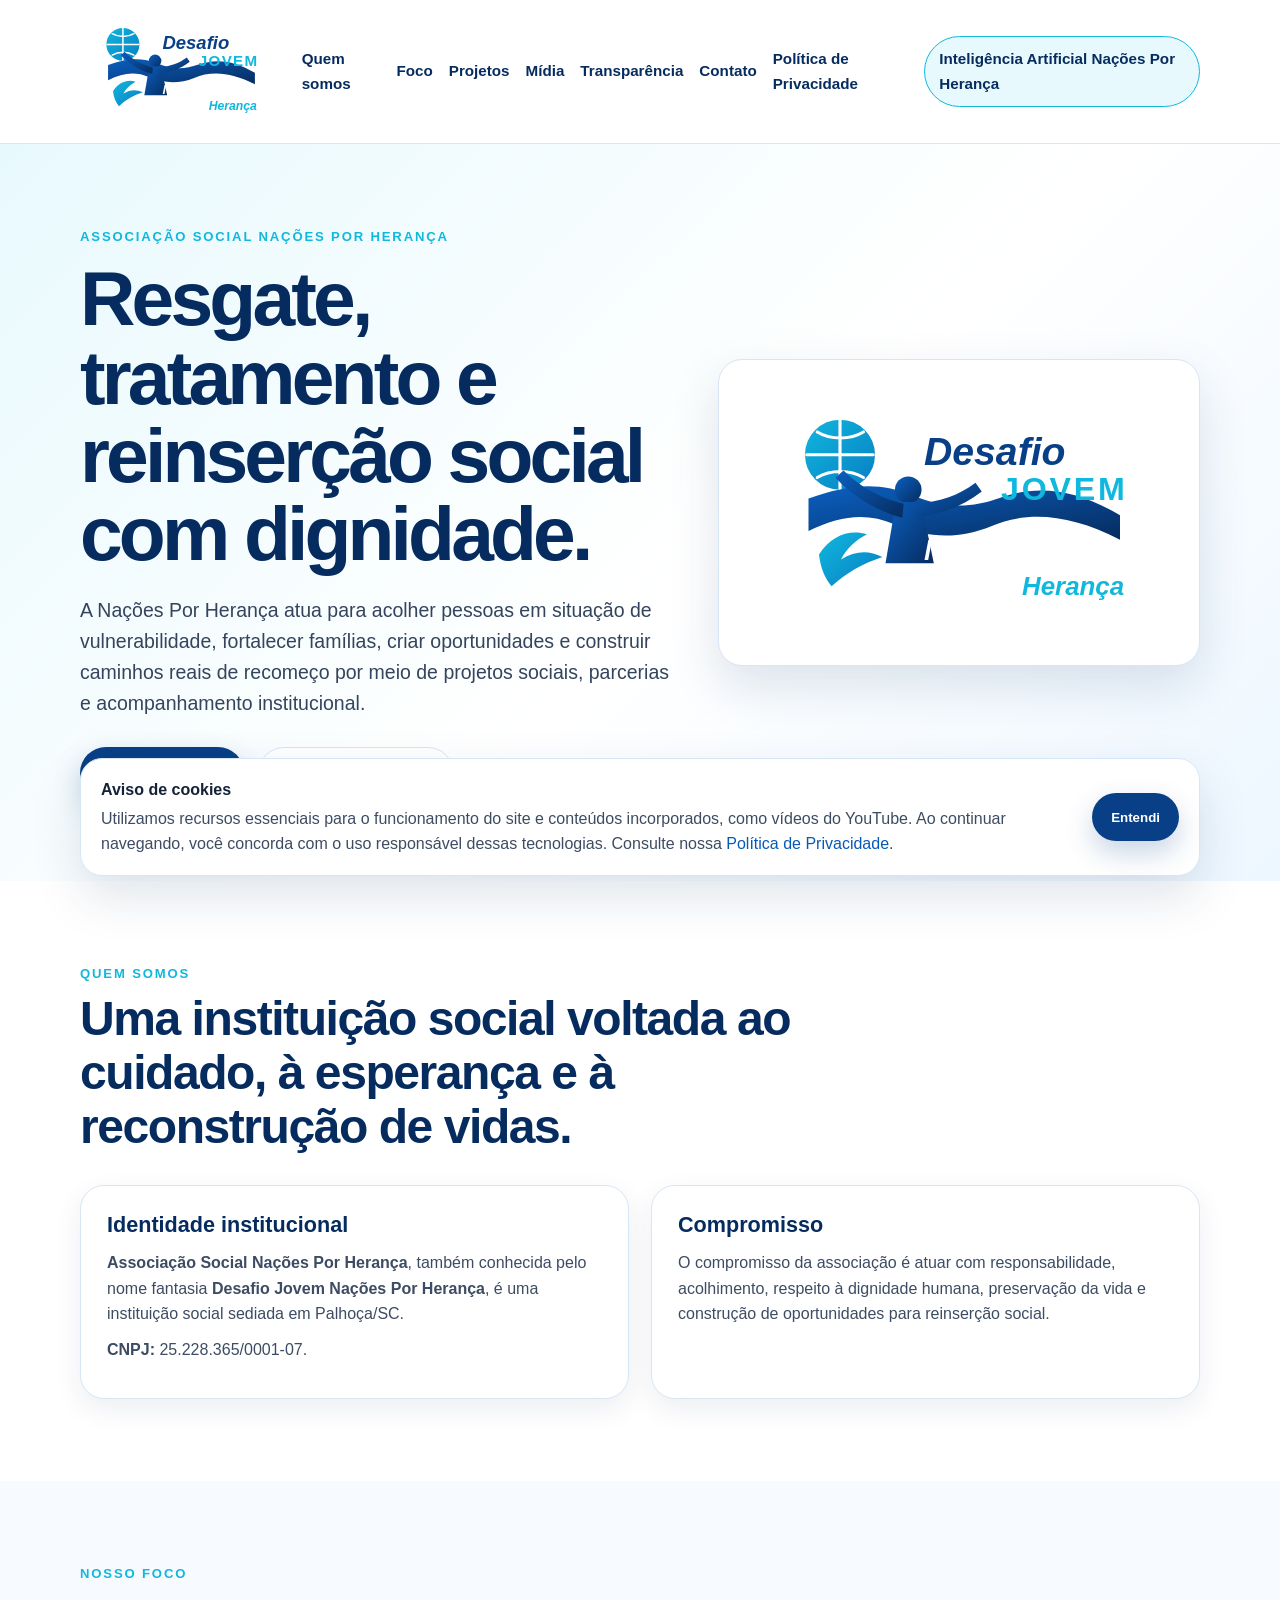
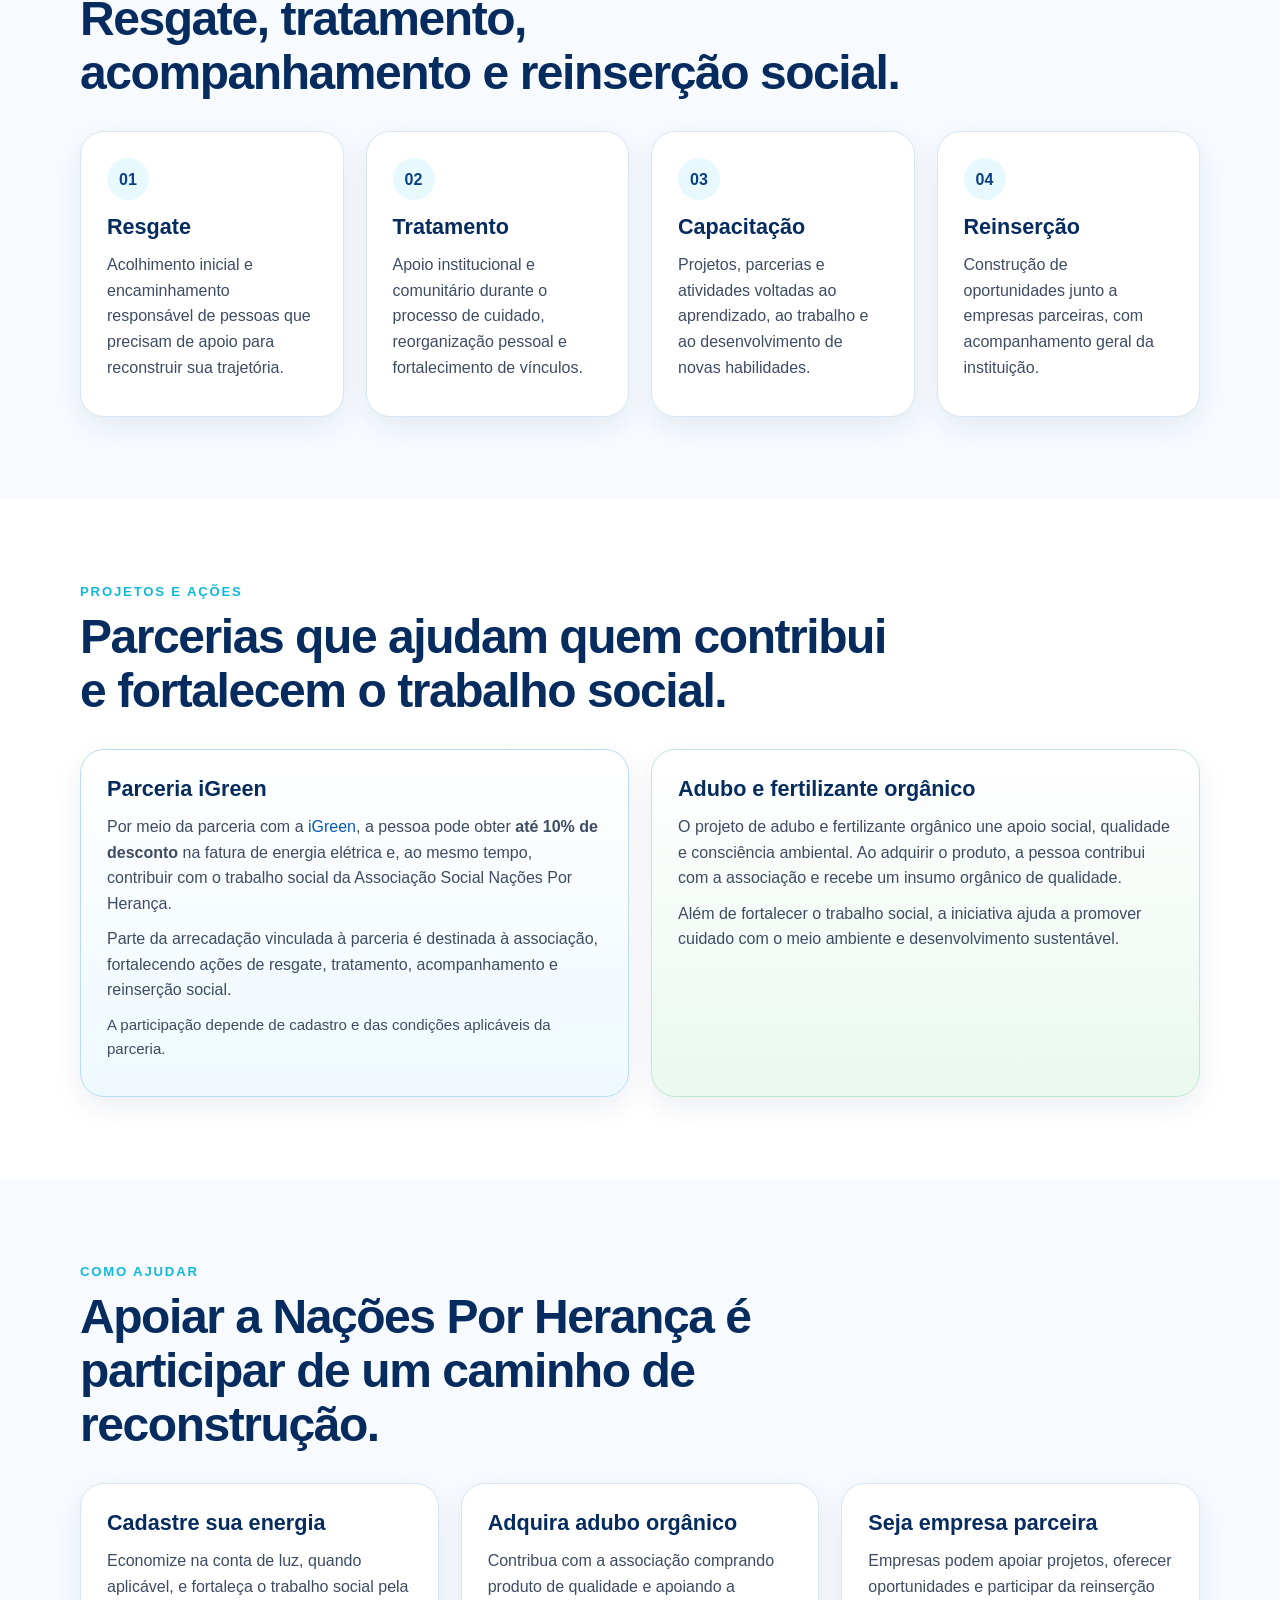
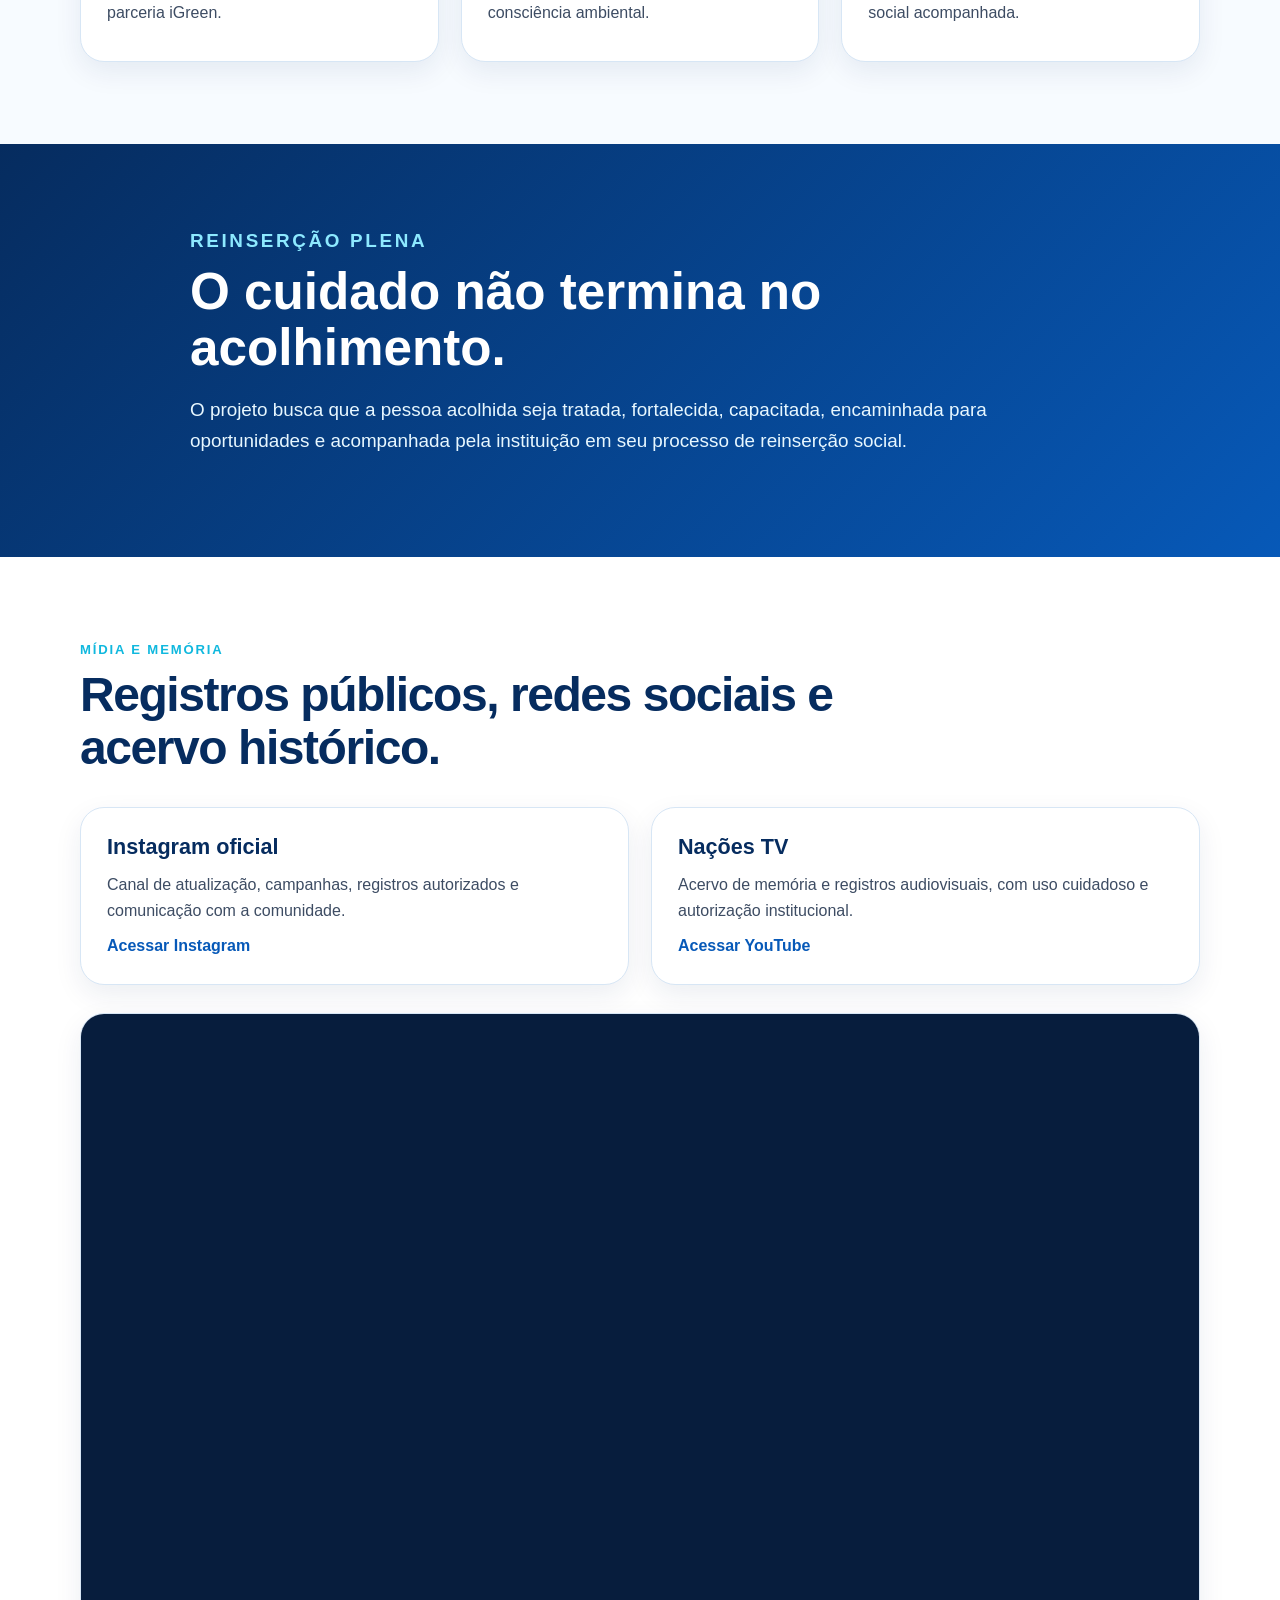
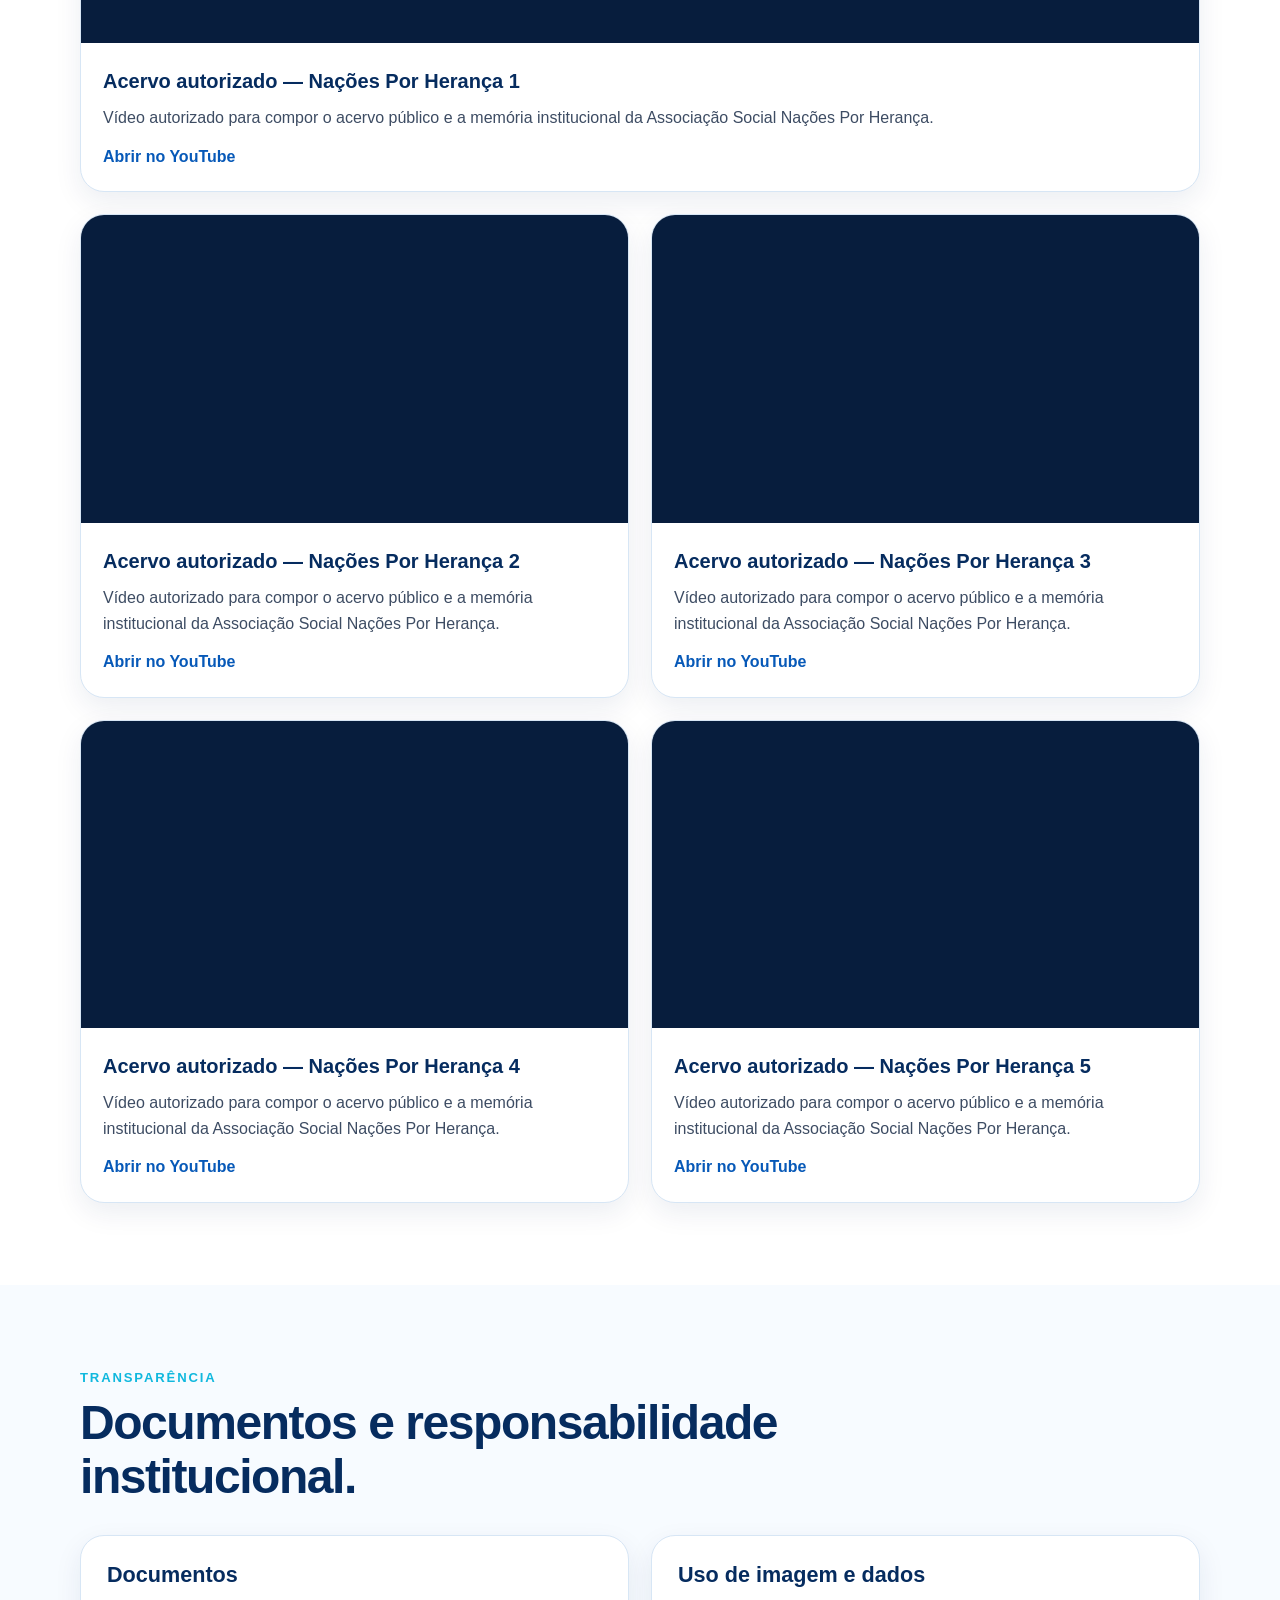
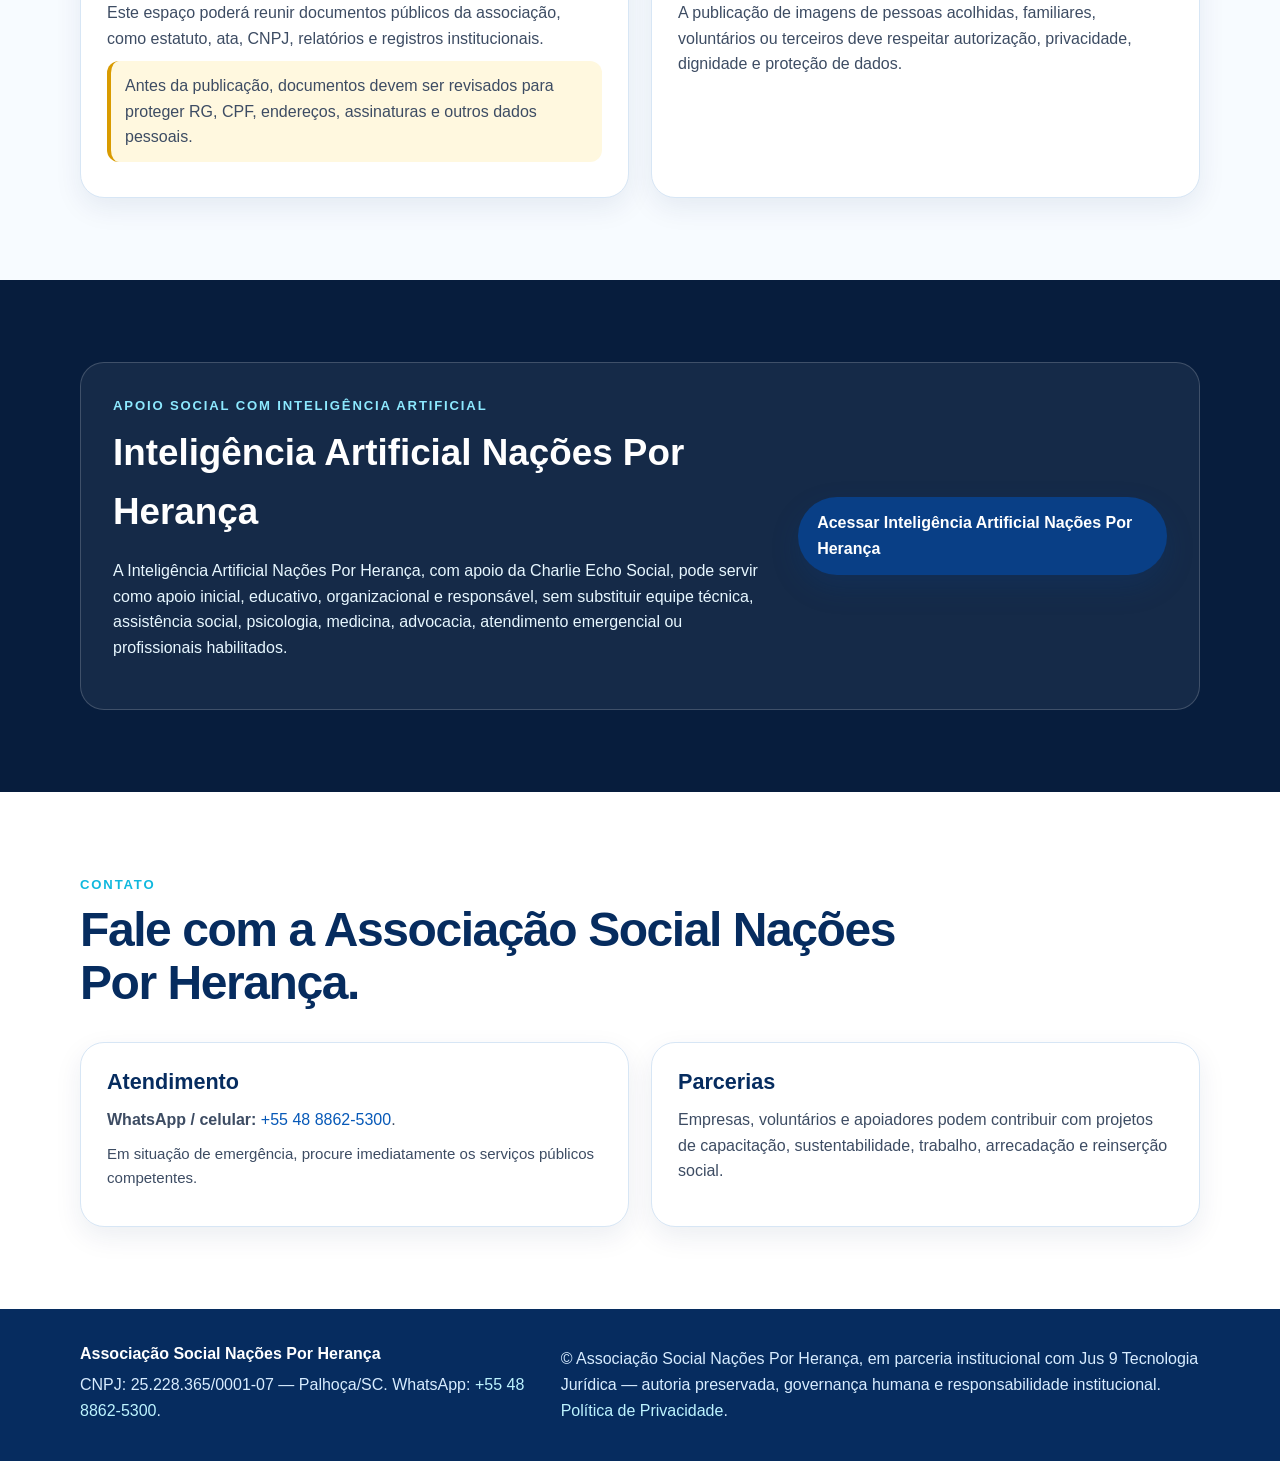
<file: index.html>
<!doctype html>
<html lang="pt-BR">
<head>
  <meta charset="utf-8" />
  <meta name="viewport" content="width=device-width, initial-scale=1" />
  <title>Associação Social Nações Por Herança</title>
  <meta name="description" content="Associação Social Nações Por Herança — resgate, tratamento, acompanhamento e reinserção social com dignidade." />
  <meta property="og:title" content="Associação Social Nações Por Herança" />
  <meta property="og:description" content="Resgate, tratamento, acompanhamento e reinserção social com dignidade." />
  <meta property="og:image" content="assets/img/logo-nacoes-por-heranca-oficial.svg" />
  <link rel="icon" type="image/svg+xml" href="assets/img/favicon.svg" />
  <link rel="stylesheet" href="assets/css/styles.css" />
  <link rel="manifest" href="manifest.webmanifest">
</head>
<body>
  <a class="skip-link" href="#conteudo">Pular para o conteúdo</a>
  <header class="site-header" id="topo">
    <div class="container header-inner">
      <a class="brand" href="#topo" aria-label="Início">
        <img src="assets/img/logo-nacoes-por-heranca-oficial.svg" alt="Desafio Jovem Nações Por Herança" />
      </a>
      <button class="menu-toggle" type="button" aria-expanded="false" aria-controls="menu">Menu</button>
      <nav id="menu" class="site-nav" aria-label="Menu principal">
        <a href="#quem-somos">Quem somos</a>
        <a href="#foco">Foco</a>
        <a href="#projetos">Projetos</a>
        <a href="#midia">Mídia</a>
        <a href="#transparencia">Transparência</a>
        <a href="#contato">Contato</a>
        <a href="politica-de-privacidade.html">Política de Privacidade</a>
        <a class="nav-cta" href="https://jus9verde.jus9tecnologia.com.br/charlie-echo-social#chat-social" target="_blank" rel="noopener">Inteligência Artificial Nações Por Herança</a>
      </nav>
    </div>
  </header>

  <main id="conteudo">
    <section class="hero section-pad">
      <div class="container hero-grid">
        <div class="hero-copy">
          <p class="kicker">Associação Social Nações Por Herança</p>
          <h1>Resgate, tratamento e reinserção social com dignidade.</h1>
          <p class="lead">A Nações Por Herança atua para acolher pessoas em situação de vulnerabilidade, fortalecer famílias, criar oportunidades e construir caminhos reais de recomeço por meio de projetos sociais, parcerias e acompanhamento institucional.</p>
          <div class="actions">
            <a class="btn primary" href="#como-ajudar">Quero contribuir</a>
            <a class="btn secondary" href="#projetos">Conheça os projetos</a>
          </div>
        </div>
        <div class="hero-logo card-media">
          <img src="assets/img/logo-nacoes-por-heranca-oficial.svg" alt="Logo oficial da Nações Por Herança" />
        </div>
      </div>
    </section>

    <section id="quem-somos" class="section-pad">
      <div class="container">
        <div class="section-title">
          <p class="kicker">Quem somos</p>
          <h2>Uma instituição social voltada ao cuidado, à esperança e à reconstrução de vidas.</h2>
        </div>
        <div class="cards two">
          <article class="card">
            <h3>Identidade institucional</h3>
            <p><strong>Associação Social Nações Por Herança</strong>, também conhecida pelo nome fantasia <strong>Desafio Jovem Nações Por Herança</strong>, é uma instituição social sediada em Palhoça/SC.</p>
            <p><strong>CNPJ:</strong> 25.228.365/0001-07.</p>
          </article>
          <article class="card">
            <h3>Compromisso</h3>
            <p>O compromisso da associação é atuar com responsabilidade, acolhimento, respeito à dignidade humana, preservação da vida e construção de oportunidades para reinserção social.</p>
          </article>
        </div>
      </div>
    </section>

    <section id="foco" class="section-pad section-soft">
      <div class="container">
        <div class="section-title">
          <p class="kicker">Nosso foco</p>
          <h2>Resgate, tratamento, acompanhamento e reinserção social.</h2>
        </div>
        <div class="cards four">
          <article class="mini-card"><span>01</span><h3>Resgate</h3><p>Acolhimento inicial e encaminhamento responsável de pessoas que precisam de apoio para reconstruir sua trajetória.</p></article>
          <article class="mini-card"><span>02</span><h3>Tratamento</h3><p>Apoio institucional e comunitário durante o processo de cuidado, reorganização pessoal e fortalecimento de vínculos.</p></article>
          <article class="mini-card"><span>03</span><h3>Capacitação</h3><p>Projetos, parcerias e atividades voltadas ao aprendizado, ao trabalho e ao desenvolvimento de novas habilidades.</p></article>
          <article class="mini-card"><span>04</span><h3>Reinserção</h3><p>Construção de oportunidades junto a empresas parceiras, com acompanhamento geral da instituição.</p></article>
        </div>
      </div>
    </section>

    <section id="projetos" class="section-pad">
      <div class="container">
        <div class="section-title">
          <p class="kicker">Projetos e ações</p>
          <h2>Parcerias que ajudam quem contribui e fortalecem o trabalho social.</h2>
        </div>
        <div class="cards two">
          <article class="card featured">
            <h3>Parceria iGreen</h3>
            <p>Por meio da parceria com a <a href="https://www.igreenenergy.com.br" target="_blank" rel="noopener">iGreen</a>, a pessoa pode obter <strong>até 10% de desconto</strong> na fatura de energia elétrica e, ao mesmo tempo, contribuir com o trabalho social da Associação Social Nações Por Herança.</p>
            <p>Parte da arrecadação vinculada à parceria é destinada à associação, fortalecendo ações de resgate, tratamento, acompanhamento e reinserção social.</p>
            <p class="note">A participação depende de cadastro e das condições aplicáveis da parceria.</p>
          </article>
          <article class="card green">
            <h3>Adubo e fertilizante orgânico</h3>
            <p>O projeto de adubo e fertilizante orgânico une apoio social, qualidade e consciência ambiental. Ao adquirir o produto, a pessoa contribui com a associação e recebe um insumo orgânico de qualidade.</p>
            <p>Além de fortalecer o trabalho social, a iniciativa ajuda a promover cuidado com o meio ambiente e desenvolvimento sustentável.</p>
          </article>
        </div>
      </div>
    </section>

    <section id="como-ajudar" class="section-pad section-soft">
      <div class="container">
        <div class="section-title">
          <p class="kicker">Como ajudar</p>
          <h2>Apoiar a Nações Por Herança é participar de um caminho de reconstrução.</h2>
        </div>
        <div class="cards three">
          <article class="mini-card"><h3>Cadastre sua energia</h3><p>Economize na conta de luz, quando aplicável, e fortaleça o trabalho social pela parceria iGreen.</p></article>
          <article class="mini-card"><h3>Adquira adubo orgânico</h3><p>Contribua com a associação comprando produto de qualidade e apoiando a consciência ambiental.</p></article>
          <article class="mini-card"><h3>Seja empresa parceira</h3><p>Empresas podem apoiar projetos, oferecer oportunidades e participar da reinserção social acompanhada.</p></article>
        </div>
      </div>
    </section>

    <section class="section-pad statement">
      <div class="container statement-box">
        <p class="kicker">Reinserção plena</p>
        <h2>O cuidado não termina no acolhimento.</h2>
        <p>O projeto busca que a pessoa acolhida seja tratada, fortalecida, capacitada, encaminhada para oportunidades e acompanhada pela instituição em seu processo de reinserção social.</p>
      </div>
    </section>

    <section id="midia" class="section-pad">
      <div class="container">
        <div class="section-title"><p class="kicker">Mídia e memória</p><h2>Registros públicos, redes sociais e acervo histórico.</h2></div>
        <div class="cards two">
          <article class="card"><h3>Instagram oficial</h3><p>Canal de atualização, campanhas, registros autorizados e comunicação com a comunidade.</p><a class="link" href="https://www.instagram.com/nacoes_heranca/" target="_blank" rel="noopener">Acessar Instagram</a></article>
          <article class="card"><h3>Nações TV</h3><p>Acervo de memória e registros audiovisuais, com uso cuidadoso e autorização institucional.</p><a class="link" href="https://www.youtube.com/@nacoestv3748" target="_blank" rel="noopener">Acessar YouTube</a></article>
        </div>
      </div>
    </section>

    <section id="transparencia" class="section-pad section-soft">
      <div class="container">
        <div class="section-title"><p class="kicker">Transparência</p><h2>Documentos e responsabilidade institucional.</h2></div>
        <div class="cards two">
          <article class="card"><h3>Documentos</h3><p>Este espaço poderá reunir documentos públicos da associação, como estatuto, ata, CNPJ, relatórios e registros institucionais.</p><p class="warning">Antes da publicação, documentos devem ser revisados para proteger RG, CPF, endereços, assinaturas e outros dados pessoais.</p></article>
          <article class="card"><h3>Uso de imagem e dados</h3><p>A publicação de imagens de pessoas acolhidas, familiares, voluntários ou terceiros deve respeitar autorização, privacidade, dignidade e proteção de dados.</p></article>
        </div>
      </div>
    </section>

    <section class="section-pad ai-section">
      <div class="container ai-box">
        <div>
          <p class="kicker">Apoio social com inteligência artificial</p>
          <h2>Inteligência Artificial Nações Por Herança</h2>
          <p>A Inteligência Artificial Nações Por Herança, com apoio da Charlie Echo Social, pode servir como apoio inicial, educativo, organizacional e responsável, sem substituir equipe técnica, assistência social, psicologia, medicina, advocacia, atendimento emergencial ou profissionais habilitados.</p>
        </div>
        <a class="btn primary" href="https://jus9verde.jus9tecnologia.com.br/charlie-echo-social#chat-social" target="_blank" rel="noopener">Acessar Inteligência Artificial Nações Por Herança</a>
      </div>
    </section>

    <section id="contato" class="section-pad">
      <div class="container">
        <div class="section-title"><p class="kicker">Contato</p><h2>Fale com a Associação Social Nações Por Herança.</h2></div>
        <div class="cards two">
          <article class="card"><h3>Atendimento</h3><p><strong>WhatsApp / celular:</strong> <a href="https://wa.me/554888625300" target="_blank" rel="noopener">+55 48 8862-5300</a>.</p><p class="note">Em situação de emergência, procure imediatamente os serviços públicos competentes.</p></article>
          <article class="card"><h3>Parcerias</h3><p>Empresas, voluntários e apoiadores podem contribuir com projetos de capacitação, sustentabilidade, trabalho, arrecadação e reinserção social.</p></article>
        </div>
      </div>
    </section>
  </main>

  <div class="cookie-banner" id="cookie-banner" role="dialog" aria-live="polite" aria-label="Aviso de cookies">
    <div>
      <strong>Aviso de cookies</strong>
      <p>Utilizamos recursos essenciais para o funcionamento do site e conteúdos incorporados, como vídeos do YouTube. Ao continuar navegando, você concorda com o uso responsável dessas tecnologias. Consulte nossa <a href="politica-de-privacidade.html">Política de Privacidade</a>.</p>
    </div>
    <button class="btn primary cookie-accept" type="button">Entendi</button>
  </div>

  <footer class="site-footer">
    <div class="container footer-inner">
      <div><strong>Associação Social Nações Por Herança</strong><p>CNPJ: 25.228.365/0001-07 — Palhoça/SC. WhatsApp: <a href="https://wa.me/554888625300" target="_blank" rel="noopener">+55 48 8862-5300</a>.</p></div>
      <p>© Associação Social Nações Por Herança, em parceria institucional com Jus 9 Tecnologia Jurídica — autoria preservada, governança humana e responsabilidade institucional. <a href="politica-de-privacidade.html">Política de Privacidade</a>.</p>
    </div>
  </footer>

  <script src="assets/js/main.js"></script>
</body>
</html>
</file>
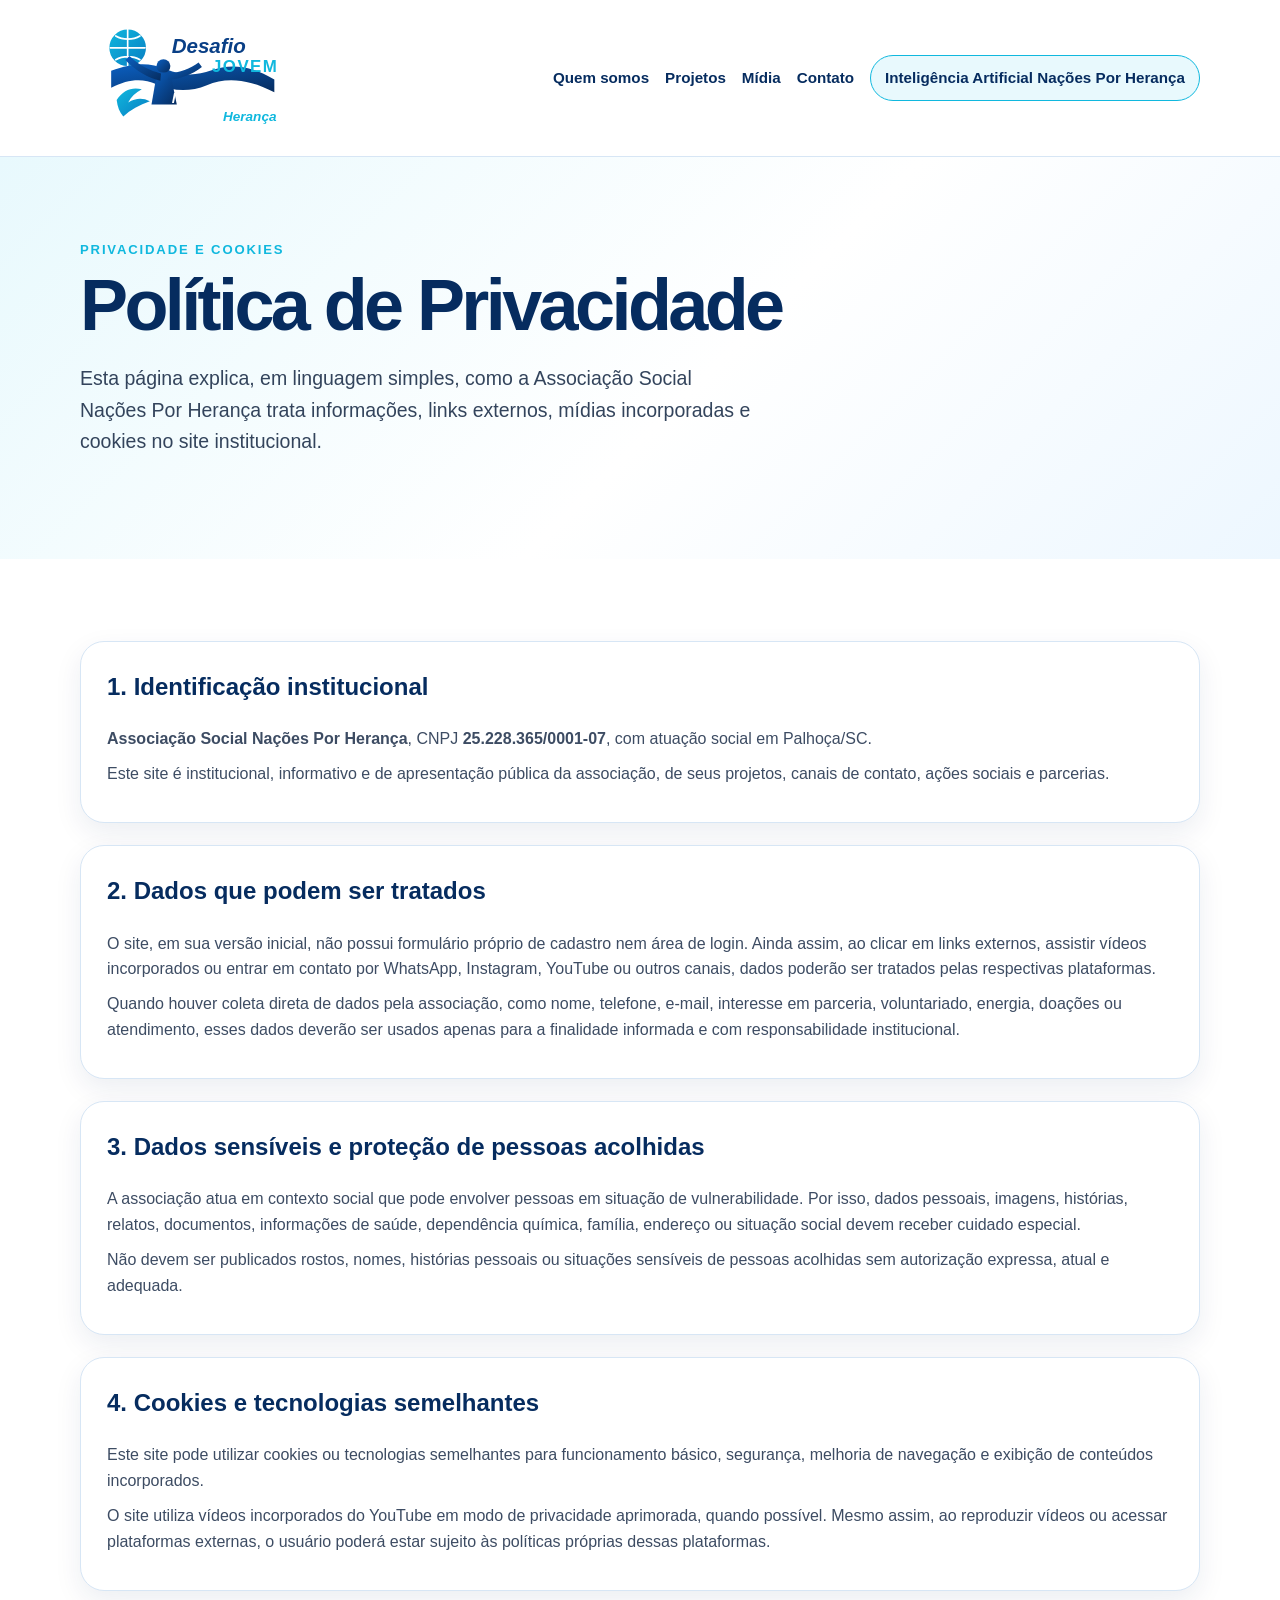
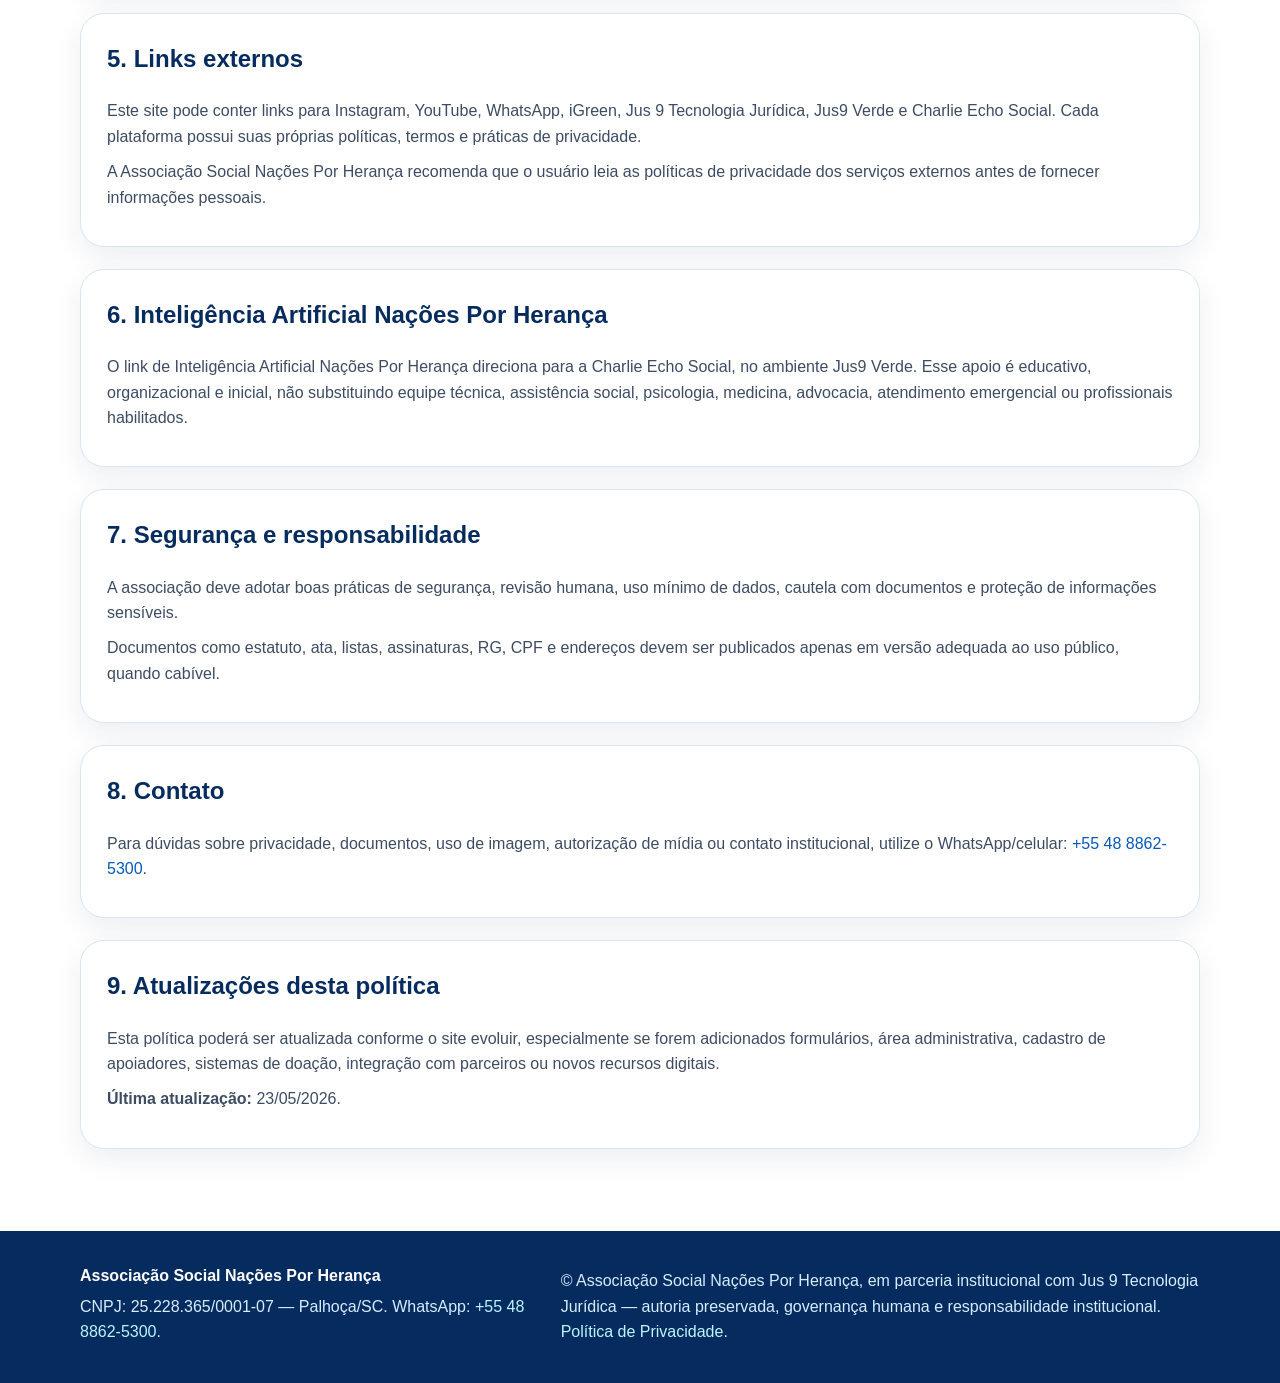
<file: politica-de-privacidade.html>
<!doctype html>
<html lang="pt-BR">
<head>
  <meta charset="utf-8" />
  <meta name="viewport" content="width=device-width, initial-scale=1" />
  <title>Política de Privacidade | Associação Social Nações Por Herança</title>
  <meta name="description" content="Política de Privacidade e Aviso de Cookies da Associação Social Nações Por Herança." />
  <link rel="icon" type="image/svg+xml" href="assets/img/favicon.svg" />
  <link rel="stylesheet" href="assets/css/styles.css" />
</head>
<body>
  <a class="skip-link" href="#conteudo">Pular para o conteúdo</a>
  <header class="site-header" id="topo">
    <div class="container header-inner">
      <a class="brand" href="index.html#topo" aria-label="Voltar ao início">
        <img src="assets/img/logo-nacoes-por-heranca-oficial.svg" alt="Desafio Jovem Nações Por Herança" />
      </a>
      <nav class="site-nav" aria-label="Menu principal">
        <a href="index.html#quem-somos">Quem somos</a>
        <a href="index.html#projetos">Projetos</a>
        <a href="index.html#midia">Mídia</a>
        <a href="index.html#contato">Contato</a>
        <a class="nav-cta" href="https://jus9verde.jus9tecnologia.com.br/charlie-echo-social#chat-social" target="_blank" rel="noopener">Inteligência Artificial Nações Por Herança</a>
      </nav>
    </div>
  </header>

  <main id="conteudo">
    <section class="section-pad hero privacy-hero">
      <div class="container">
        <p class="kicker">Privacidade e cookies</p>
        <h1>Política de Privacidade</h1>
        <p class="lead">Esta página explica, em linguagem simples, como a Associação Social Nações Por Herança trata informações, links externos, mídias incorporadas e cookies no site institucional.</p>
      </div>
    </section>

    <section class="section-pad">
      <div class="container privacy-content">
        <article class="card">
          <h2>1. Identificação institucional</h2>
          <p><strong>Associação Social Nações Por Herança</strong>, CNPJ <strong>25.228.365/0001-07</strong>, com atuação social em Palhoça/SC.</p>
          <p>Este site é institucional, informativo e de apresentação pública da associação, de seus projetos, canais de contato, ações sociais e parcerias.</p>
        </article>

        <article class="card">
          <h2>2. Dados que podem ser tratados</h2>
          <p>O site, em sua versão inicial, não possui formulário próprio de cadastro nem área de login. Ainda assim, ao clicar em links externos, assistir vídeos incorporados ou entrar em contato por WhatsApp, Instagram, YouTube ou outros canais, dados poderão ser tratados pelas respectivas plataformas.</p>
          <p>Quando houver coleta direta de dados pela associação, como nome, telefone, e-mail, interesse em parceria, voluntariado, energia, doações ou atendimento, esses dados deverão ser usados apenas para a finalidade informada e com responsabilidade institucional.</p>
        </article>

        <article class="card">
          <h2>3. Dados sensíveis e proteção de pessoas acolhidas</h2>
          <p>A associação atua em contexto social que pode envolver pessoas em situação de vulnerabilidade. Por isso, dados pessoais, imagens, histórias, relatos, documentos, informações de saúde, dependência química, família, endereço ou situação social devem receber cuidado especial.</p>
          <p>Não devem ser publicados rostos, nomes, histórias pessoais ou situações sensíveis de pessoas acolhidas sem autorização expressa, atual e adequada.</p>
        </article>

        <article class="card">
          <h2>4. Cookies e tecnologias semelhantes</h2>
          <p>Este site pode utilizar cookies ou tecnologias semelhantes para funcionamento básico, segurança, melhoria de navegação e exibição de conteúdos incorporados.</p>
          <p>O site utiliza vídeos incorporados do YouTube em modo de privacidade aprimorada, quando possível. Mesmo assim, ao reproduzir vídeos ou acessar plataformas externas, o usuário poderá estar sujeito às políticas próprias dessas plataformas.</p>
        </article>

        <article class="card">
          <h2>5. Links externos</h2>
          <p>Este site pode conter links para Instagram, YouTube, WhatsApp, iGreen, Jus 9 Tecnologia Jurídica, Jus9 Verde e Charlie Echo Social. Cada plataforma possui suas próprias políticas, termos e práticas de privacidade.</p>
          <p>A Associação Social Nações Por Herança recomenda que o usuário leia as políticas de privacidade dos serviços externos antes de fornecer informações pessoais.</p>
        </article>

        <article class="card">
          <h2>6. Inteligência Artificial Nações Por Herança</h2>
          <p>O link de Inteligência Artificial Nações Por Herança direciona para a Charlie Echo Social, no ambiente Jus9 Verde. Esse apoio é educativo, organizacional e inicial, não substituindo equipe técnica, assistência social, psicologia, medicina, advocacia, atendimento emergencial ou profissionais habilitados.</p>
        </article>

        <article class="card">
          <h2>7. Segurança e responsabilidade</h2>
          <p>A associação deve adotar boas práticas de segurança, revisão humana, uso mínimo de dados, cautela com documentos e proteção de informações sensíveis.</p>
          <p>Documentos como estatuto, ata, listas, assinaturas, RG, CPF e endereços devem ser publicados apenas em versão adequada ao uso público, quando cabível.</p>
        </article>

        <article class="card">
          <h2>8. Contato</h2>
          <p>Para dúvidas sobre privacidade, documentos, uso de imagem, autorização de mídia ou contato institucional, utilize o WhatsApp/celular: <a href="https://wa.me/554888625300" target="_blank" rel="noopener">+55 48 8862-5300</a>.</p>
        </article>

        <article class="card">
          <h2>9. Atualizações desta política</h2>
          <p>Esta política poderá ser atualizada conforme o site evoluir, especialmente se forem adicionados formulários, área administrativa, cadastro de apoiadores, sistemas de doação, integração com parceiros ou novos recursos digitais.</p>
          <p><strong>Última atualização:</strong> 23/05/2026.</p>
        </article>
      </div>
    </section>
  </main>

  <footer class="site-footer">
    <div class="container footer-inner">
      <div><strong>Associação Social Nações Por Herança</strong><p>CNPJ: 25.228.365/0001-07 — Palhoça/SC. WhatsApp: <a href="https://wa.me/554888625300" target="_blank" rel="noopener">+55 48 8862-5300</a>.</p></div>
      <p>© Associação Social Nações Por Herança, em parceria institucional com Jus 9 Tecnologia Jurídica — autoria preservada, governança humana e responsabilidade institucional. <a href="politica-de-privacidade.html">Política de Privacidade</a>.</p>
    </div>
  </footer>
</body>
</html>
</file>
<file: assets/css/styles.css>
:root{
  --blue-950:#062c5f;
  --blue-900:#093f86;
  --blue-700:#0759b8;
  --cyan-500:#10b8de;
  --cyan-100:#e8f9fd;
  --green-600:#268f5a;
  --green-100:#eaf8ef;
  --ink:#152238;
  --muted:#627089;
  --line:#d7e6f5;
  --bg:#f7fbff;
  --white:#fff;
  --shadow:0 20px 50px rgba(6,44,95,.13);
  --radius:24px;
}
*{box-sizing:border-box}
html{scroll-behavior:smooth}
body{margin:0;font-family:Inter,Segoe UI,Roboto,Arial,sans-serif;color:var(--ink);background:var(--white);line-height:1.6}
a{color:var(--blue-700);text-decoration:none}
a:hover{text-decoration:underline}
img{max-width:100%;display:block}
.container{width:min(1120px,calc(100% - 32px));margin-inline:auto}
.skip-link{position:absolute;left:-999px;top:8px;background:var(--blue-950);color:white;padding:8px 12px;border-radius:8px;z-index:99}.skip-link:focus{left:8px}
.site-header{position:sticky;top:0;z-index:50;background:rgba(255,255,255,.93);backdrop-filter:blur(14px);border-bottom:1px solid var(--line)}
.header-inner{display:flex;align-items:center;justify-content:space-between;gap:24px;padding:14px 0}
.brand img{width:220px;height:auto}.site-nav{display:flex;align-items:center;gap:16px;font-size:.95rem;font-weight:700}.site-nav a{color:var(--blue-950)}.nav-cta{background:var(--cyan-100);border:1px solid var(--cyan-500);padding:10px 14px;border-radius:999px}.menu-toggle{display:none;border:1px solid var(--line);border-radius:12px;background:white;color:var(--blue-950);padding:10px 14px;font-weight:800}
.section-pad{padding:82px 0}.hero{background:linear-gradient(135deg,var(--cyan-100),#fff 55%,#edf7ff)}.hero-grid{display:grid;grid-template-columns:1.1fr .9fr;gap:48px;align-items:center}.hero h1{font-size:clamp(2.4rem,6vw,5rem);line-height:1.02;margin:12px 0 22px;color:var(--blue-950);letter-spacing:-.05em}.lead{font-size:1.22rem;color:#33445c;max-width:680px}.kicker{text-transform:uppercase;letter-spacing:.14em;color:var(--cyan-500);font-weight:900;font-size:.82rem;margin:0 0 8px}.actions{display:flex;gap:14px;flex-wrap:wrap;margin-top:28px}.btn{display:inline-flex;align-items:center;justify-content:center;min-height:48px;padding:12px 18px;border-radius:999px;font-weight:900;border:1px solid transparent}.btn.primary{background:var(--blue-900);color:white;box-shadow:0 12px 28px rgba(9,63,134,.22)}.btn.secondary{background:white;color:var(--blue-950);border-color:var(--line)}.hero-logo{background:white;padding:30px;border-radius:var(--radius);box-shadow:var(--shadow);border:1px solid var(--line)}
.section-title{max-width:820px;margin-bottom:32px}.section-title h2{font-size:clamp(1.8rem,4vw,3rem);line-height:1.12;margin:0;color:var(--blue-950);letter-spacing:-.03em}.section-soft{background:var(--bg)}
.cards{display:grid;gap:22px}.cards.two{grid-template-columns:repeat(2,minmax(0,1fr))}.cards.three{grid-template-columns:repeat(3,minmax(0,1fr))}.cards.four{grid-template-columns:repeat(4,minmax(0,1fr))}.card,.mini-card{background:white;border:1px solid var(--line);border-radius:var(--radius);box-shadow:0 10px 28px rgba(6,44,95,.08);padding:26px}.card h3,.mini-card h3{color:var(--blue-950);font-size:1.35rem;line-height:1.2;margin:0 0 12px}.card p,.mini-card p{margin:.6rem 0;color:#3d4c63}.mini-card span{display:inline-flex;width:42px;height:42px;align-items:center;justify-content:center;border-radius:50%;background:var(--cyan-100);color:var(--blue-900);font-weight:900;margin-bottom:14px}.featured{border-color:#b8def6;background:linear-gradient(180deg,#fff,#eef9ff)}.green{border-color:#bfe8d2;background:linear-gradient(180deg,#fff,var(--green-100))}.note{font-size:.94rem;color:var(--muted)}.warning{background:#fff8df;border-left:4px solid #d99b00;padding:12px 14px;border-radius:12px}.link{font-weight:900}.statement{background:linear-gradient(135deg,var(--blue-950),var(--blue-700));color:white}.statement-box{max-width:900px}.statement .kicker{color:#8de9ff}.statement h2{font-size:clamp(2rem,4vw,3.6rem);line-height:1.1;margin:0 0 16px}.statement p{font-size:1.18rem;color:#e7f7ff}.ai-section{background:#071d3d;color:white}.ai-box{display:flex;gap:28px;align-items:center;justify-content:space-between;background:rgba(255,255,255,.06);border:1px solid rgba(255,255,255,.18);border-radius:var(--radius);padding:32px}.ai-box h2{font-size:2.3rem;margin:0 0 12px}.ai-box p{max-width:760px;color:#e7f7ff}.ai-box .kicker{color:#8de9ff}.site-footer{background:var(--blue-950);color:white;padding:32px 0}.footer-inner{display:grid;grid-template-columns:1fr 1.4fr;gap:24px;align-items:start}.site-footer p{margin:.35rem 0;color:#d7ecff}.site-footer a{color:#bdf4ff}
.video-gallery{display:grid;grid-template-columns:repeat(2,minmax(0,1fr));gap:22px;margin-top:28px}.video-card{background:white;border:1px solid var(--line);border-radius:var(--radius);box-shadow:0 10px 28px rgba(6,44,95,.08);overflow:hidden}.video-card-featured{grid-column:1/-1}.video-frame{position:relative;aspect-ratio:16/9;background:#071d3d}.video-frame iframe{position:absolute;inset:0;width:100%;height:100%;border:0}.video-card-body{padding:22px}.video-card-body h3{margin:0 0 8px;color:var(--blue-950);font-size:1.25rem}.video-card-body p{margin:.4rem 0 .8rem;color:#3d4c63}
.cookie-banner{position:fixed;left:24px;right:24px;bottom:24px;z-index:90;display:flex;align-items:center;justify-content:space-between;gap:20px;max-width:1120px;margin-inline:auto;background:white;border:1px solid var(--line);box-shadow:var(--shadow);border-radius:22px;padding:18px 20px}.cookie-banner p{margin:.2rem 0 0;color:#3d4c63}.cookie-banner.hidden{display:none}.cookie-accept{white-space:nowrap}.privacy-content{display:grid;gap:22px}.privacy-content .card h2{color:var(--blue-950);margin-top:0}.privacy-hero h1{font-size:clamp(2.4rem,6vw,4.5rem);line-height:1.05;margin:.2rem 0;color:var(--blue-950)}
@media (max-width:920px){.menu-toggle{display:inline-flex}.site-nav{display:none;position:absolute;left:16px;right:16px;top:76px;background:white;border:1px solid var(--line);box-shadow:var(--shadow);border-radius:18px;padding:18px;flex-direction:column;align-items:flex-start}.site-nav.open{display:flex}.hero-grid,.cards.two,.cards.three,.cards.four,.footer-inner,.video-gallery{grid-template-columns:1fr}.ai-box{flex-direction:column;align-items:flex-start}.brand img{width:180px}.section-pad{padding:58px 0}.cookie-banner{flex-direction:column;align-items:flex-start;left:12px;right:12px;bottom:12px}.cookie-accept{width:100%}}
@media (max-width:560px){.hero h1{font-size:2.5rem}.lead{font-size:1.05rem}.card,.mini-card{padding:20px}.hero-logo{padding:18px}.actions .btn{width:100%}}
</file>
